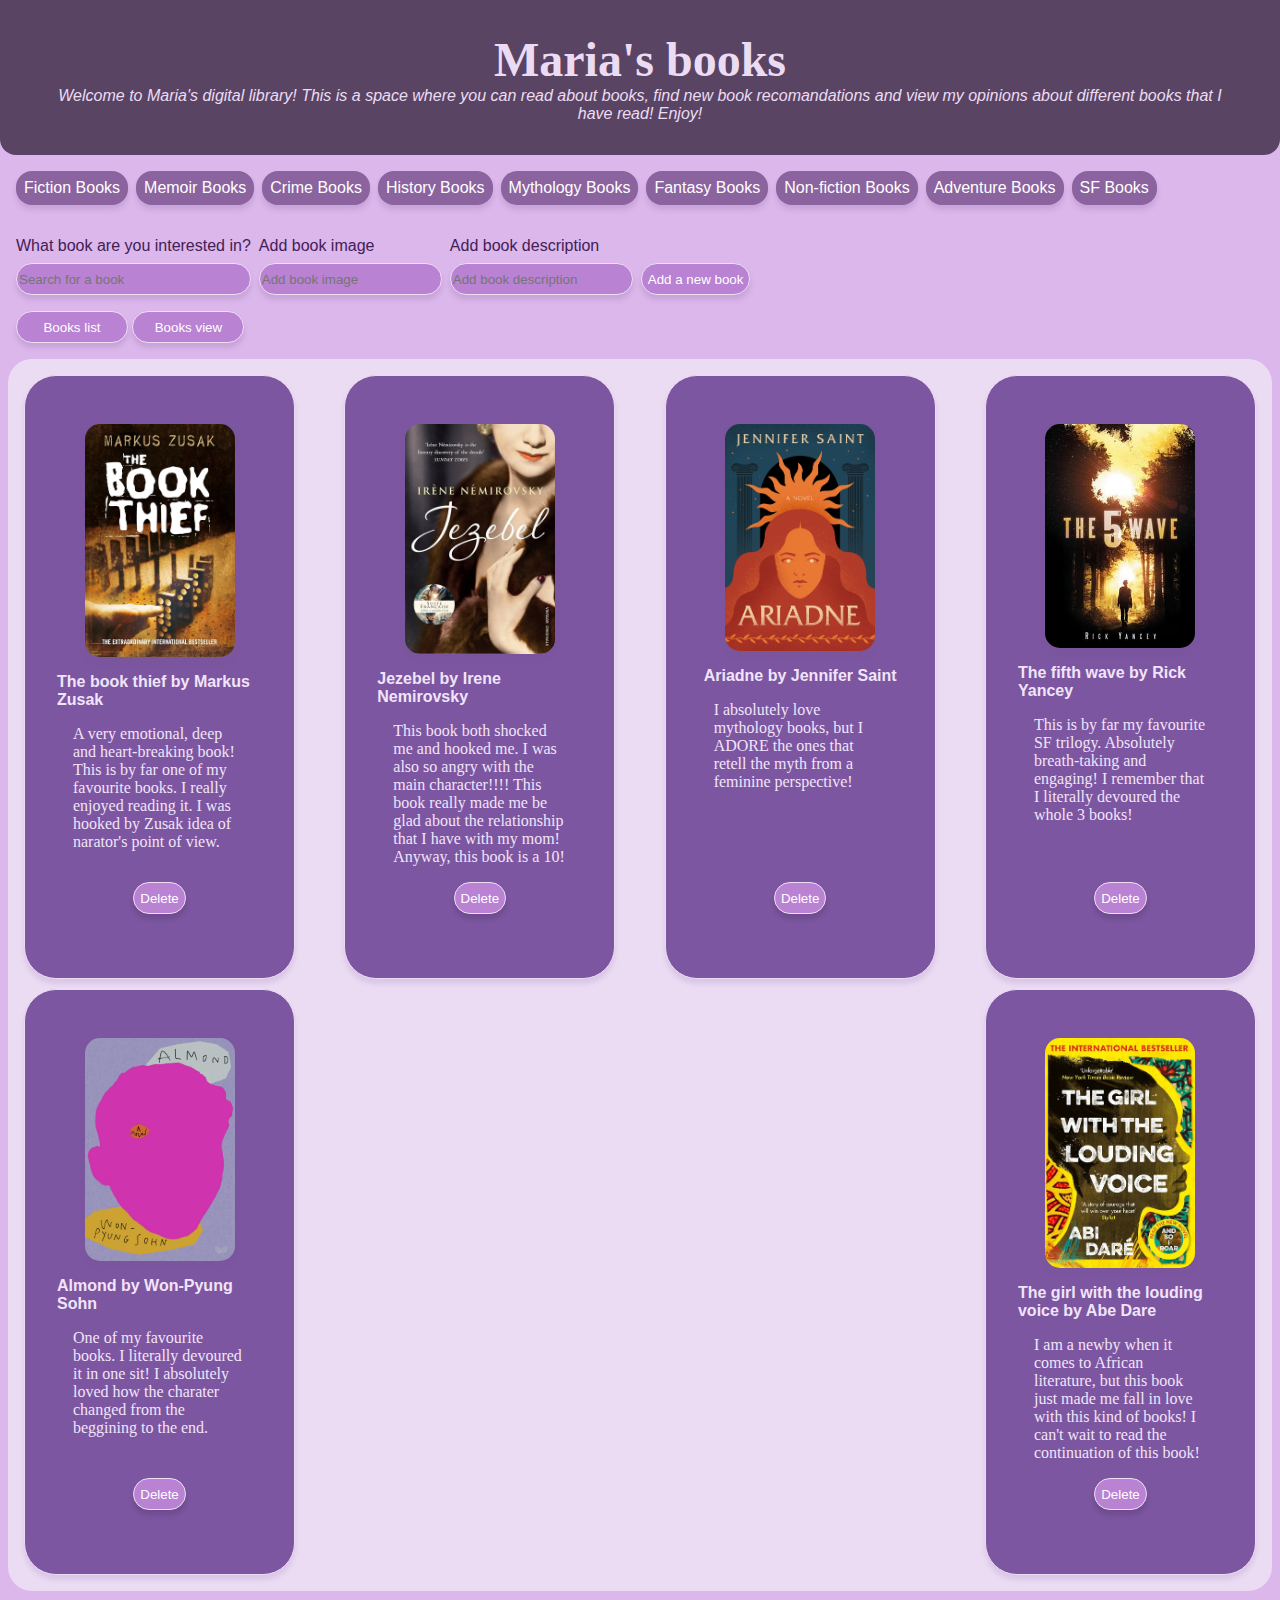
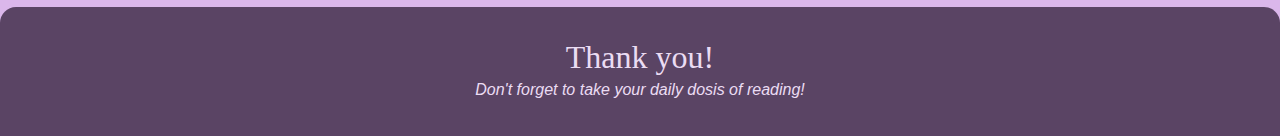
<file: Assignements/Assignment-01/index.html>
<!DOCTYPE html>
<html lang="en">
<head>
    <meta charset="UTF-8">
    <meta name="viewport" content="width=device-width, initial-scale=1.0">
    <title>Maria's digital library</title>
    <link rel="stylesheet" href="assets/style.css">
    <script src="assets/script.js" defer></script>
</head>
<body>
    <!-- page top presentation -->
     <div id="page-top">
        <h1>Maria's books</h1>
        <h2>Welcome to Maria's digital library! This is a space where you can read about books, find new book recomandations and view my opinions about different books that I have read! Enjoy! </h2>
    </div>


     <!-- navigation panel -->

    <header>
         <nav id="book-types">
            <a>Fiction Books</a>
            <a>Memoir Books</a>
            <a>Crime Books</a>
            <a>History Books</a>
            <a>Mythology Books</a>
            <a>Fantasy Books</a>
            <a>Non-fiction Books</a>
            <a>Adventure Books</a>
            <a>SF Books</a>
        </nav>

    
    <!-- input fields -->
        <!-- first input field -->
        <form id="input-form">
            <div class="input-section">
                <label for="text-input">What book are you interested in?</label>
                <input type="text" id="text-input" placeholder="Search for a book">
            </div>

            <!-- second input field -->
            <div class="input-section">
                <label for="img-input" id="label-2">Add book image</label>
                <input type="text" id="img-link" placeholder="Add book image">
            </div>

            <div class="input-section">
                <label for="description-input" id="label-3">Add book description</label>
                <input type="text" id="book-description" placeholder="Add book description">
            </div>

                <button type="button" id="button-add">Add a new book</button>
        </form>

        <!-- select-view buttons -->
        <nav>
            <button id="button-list" class="select-view">Books list</button>
            <button id="button-card" class="select-view">Books view</button>
        </nav>
    </header>

    <!-- book presentations  -->
    <main>
        <ul class="card" id="books-container">
            <li class="book">
                <img src="images/the book thief.jpg" class="img">
                <p class="title">The book thief by Markus Zusak</p>
                <p class="description">A very emotional, deep and heart-breaking book! This is by far one of my favourite books. I really enjoyed reading it. I was hooked by Zusak idea of narator's point of view.</p>
                <button class="button-delete">Delete</button>
            </li>
            <li class="book">
                <img src="images/jezebel.jpg" class="img">
                <p class="title">Jezebel by Irene Nemirovsky</p>
                <p class="description">This book both shocked me and hooked me. I was also so angry with the main character!!!! This book really made me be glad about the relationship that I have with my mom! Anyway, this book is a 10!</p>
                <button class="button-delete">Delete</button>
            </li>
            <li class="book">
                <img src="images/ariadne.jpg" class="img">
                <p class="title">Ariadne by Jennifer Saint</p>
                <p class="description">I absolutely love mythology books, but I ADORE the ones that retell the myth from a feminine perspective!</p>
                <button class="button-delete">Delete</button>
            </li>
            <li class="book">
                <img src="images/5th_Wave_.jpg" class="img">
                <p class="title">The fifth wave by Rick Yancey</p>
                <p class="description">This is by far my favourite SF trilogy. Absolutely breath-taking and engaging! I remember that I literally devoured the whole 3 books!</p>
                <button class="button-delete">Delete</button>
            </li>
            <li class="book">
                <img src="images/almond.jpg" class="img">
                <p class="title">Almond by Won-Pyung Sohn</p>
                <p class="description">One of my favourite books. I literally devoured it in one sit! I absolutely loved how the charater changed from the beggining to the end.</p>
                <button class="button-delete">Delete</button>
            </li>
            <li class="book">
                <img src="images/the girl with the louding voice.jpg" class="img">
                <p class="title">The girl with the louding voice by Abe Dare</p>
                <p class="description">I am a newby when it comes to African literature, but this book just made me fall in love with this kind of books! I can't wait to read the continuation of this book!</p>
                <button class="button-delete">Delete</button>
            </li>
        </ul>
    </main>
    <footer>
        <div id="page-bottom">
            <h3>Thank you!</h3>
        <p>Don't forget to take your daily dosis of reading!</p>
        </div>
    </footer>
</body>
</html>
</file>
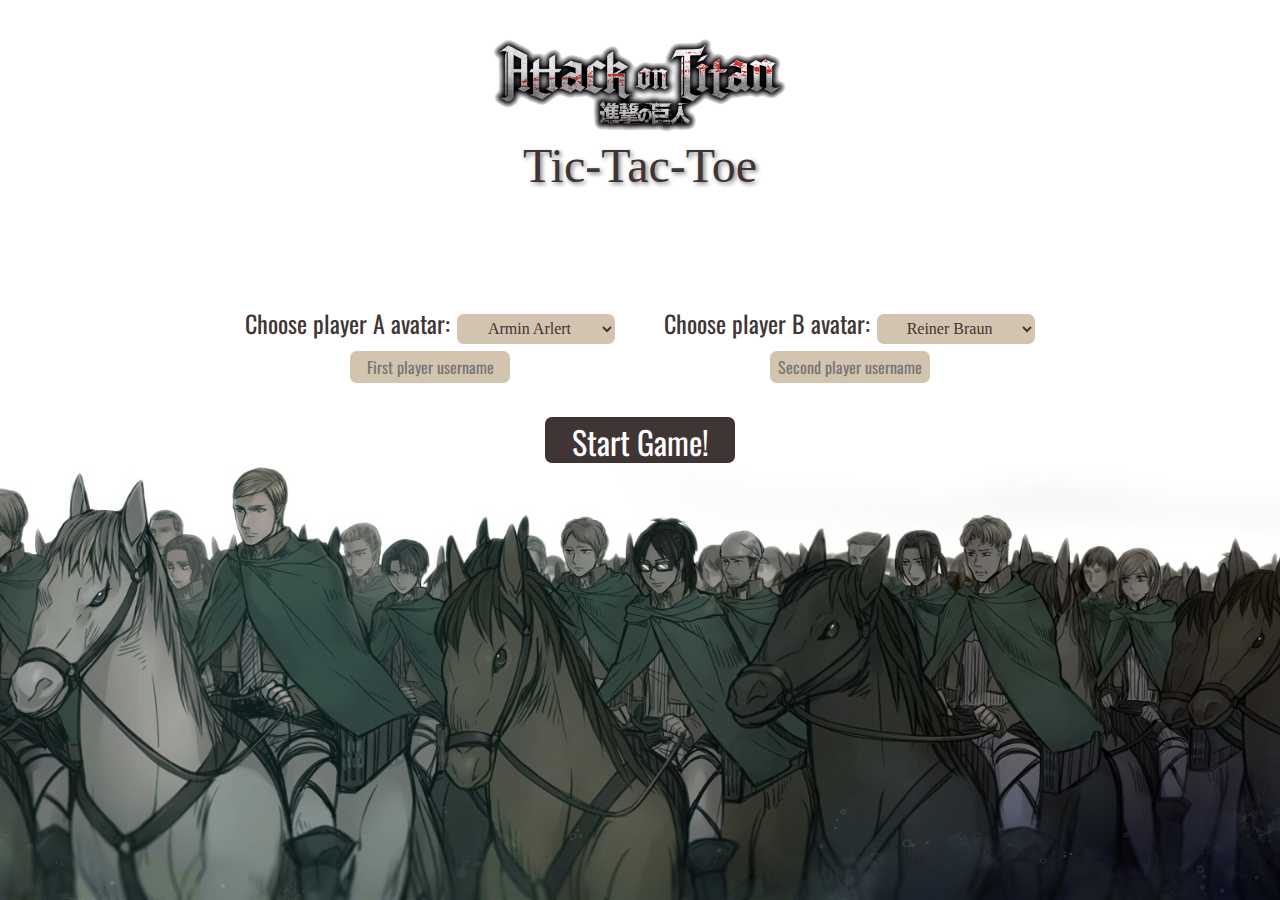
<file: Assignements/Assignment-03/index.html>
<!DOCTYPE html>
<html lang="en">

<head>
    <meta charset="UTF-8">
    <meta name="viewport" content="width=device-width, initial-scale=1.0">
    <script src="assets/script.js" defer></script>
    <link rel="stylesheet" href="assets/style.css">
    <link
        href="https://fonts.googleapis.com/css2?family=Merriweather:ital,opsz,wdth,wght@0,18..144,87..112,300..900;1,18..144,87..112,300..900&family=Oswald:wght@200..700&display=swap"
        rel="stylesheet">
    <title>Maria's TicTacToe</title>
</head>

<body>
    <!-- first step: username and avatar choose page-->
    <section id="first-step">
        <div class="logo-container">
            <img src="assets/images/AoT_Logo.png" class="logo">
            <h1>Tic-Tac-Toe</h1>
        </div>
        <img src="assets/images/04.png" class="background">
        <div class="players">

            <!-- first player setup-->
            <div class="first-player">
                <div class="avatar-selector">
                    <label for="avatar">Choose player A avatar:</label>
                    <select name="avatar" id="avatar-left">
                        <option value="1">Armin Arlert</option>
                        <option value="2">Mikasa Ackermann</option>
                        <option value="188">Eren Yeager</option>
                        <option value="5">Levi Ackermann</option>
                        <option value="10">Sasha Braun</option>
                        <option value="101">Historia Reiss</option>
                    </select>
                </div>
                <div class="username-input-wraper">
                    <input id="first-username-input" placeholder="First player username">
                </div>
            </div>

            <!-- second player setup-->
            <div class="second-player">
                <div class="avatar-selector">
                    <label for="avatar">Choose player B avatar:</label>
                    <select name="avatar" id="avatar-right">
                        <option value="86">Reiner Braun</option>
                        <option value="87">Annie Lionhardt</option>
                        <option value="88">Pieck Finger</option>
                        <option value="91">Porco Galliard</option>
                        <option value="95">Betholdt Hoover</option>
                        <option value="184">Zeke Yeager</option>
                    </select>
                </div>
                <div class="username-input-wraper">
                    <input id="second-username-input" placeholder="Second player username">
                </div>
            </div>
        </div>
        <div>
            <button id="start-game-btn" onclick="startGame()">Start Game!</button>
        </div>
    </section>

    <!-- second step: tictactoe game page-->
    <section id="game-step" class="hidden">
        <div class="logo-container-left">
            <img src="assets/images/AoT_Logo.png" class="logo">
            <h1>Tic-Tac-Toe</h1>
        </div>
        <img src="assets/images/02.jpg" class="background">
        <div id="score">
            <div class="player">
                <img class="avatar" id="first-player-avatar">
                <span class="username" id="first-player-username"></span>
                <span class="symbol" id="first-player-symbol"></span>
                <span class="points" id="first-player-points"></span>
                <span class="alias" id="first-player-alias"></span>
            </div>
            <span>:</span>
            <div class="player">
                <span class="points" id="second-player-points"></span>
                <span class="symbol" id="second-player-symbol"></span>
                <span class="username" id="second-player-username"></span>
                <img class="avatar" id="second-player-avatar">
                <span class="alias" id="second-player-alias"></span>
            </div>
        </div>
        <div id="player-move"></div>

        <!-- tictactoe table -->
        <div id="tictactoe-table">
            <div class="row">
                <div class="cell" id="cell-1" onclick="move(0,0)"></div>
                <div class="cell" id="cell-2" onclick="move(0,1)"></div>
                <div class="cell" id="cell-3" onclick="move(0,2)"></div>
            </div>
            <div class="row">
                <div class="cell" id="cell-4" onclick="move(1,0)"></div>
                <div class="cell" id="cell-5" onclick="move(1,1)"></div>
                <div class="cell" id="cell-6" onclick="move(1,2)"></div>
            </div>
            <div class="row">
                <div class="cell" id="cell-7" onclick="move(2,0)"></div>
                <div class="cell" id="cell-8" onclick="move(2,1)"></div>
                <div class="cell" id="cell-9" onclick="move(2,2)"></div>
            </div>
        </div>
        <div class="actions">
            <button id="restart-game" onclick="resetGame()">Restart Game!</button>
            <button id="restart-score" onclick="resetScore()">Restart Score!</button>
        </div>
        <div id="overlay" class="hidden">

            <!-- dialog textbox-->
            <div class="dialog">
                <p id="dialog-content"></p>
                <button id="continue-btn" onclick="continueGame()">Continue</button>
            </div>
        </div>
    </section>
</body>

</html>
</file>
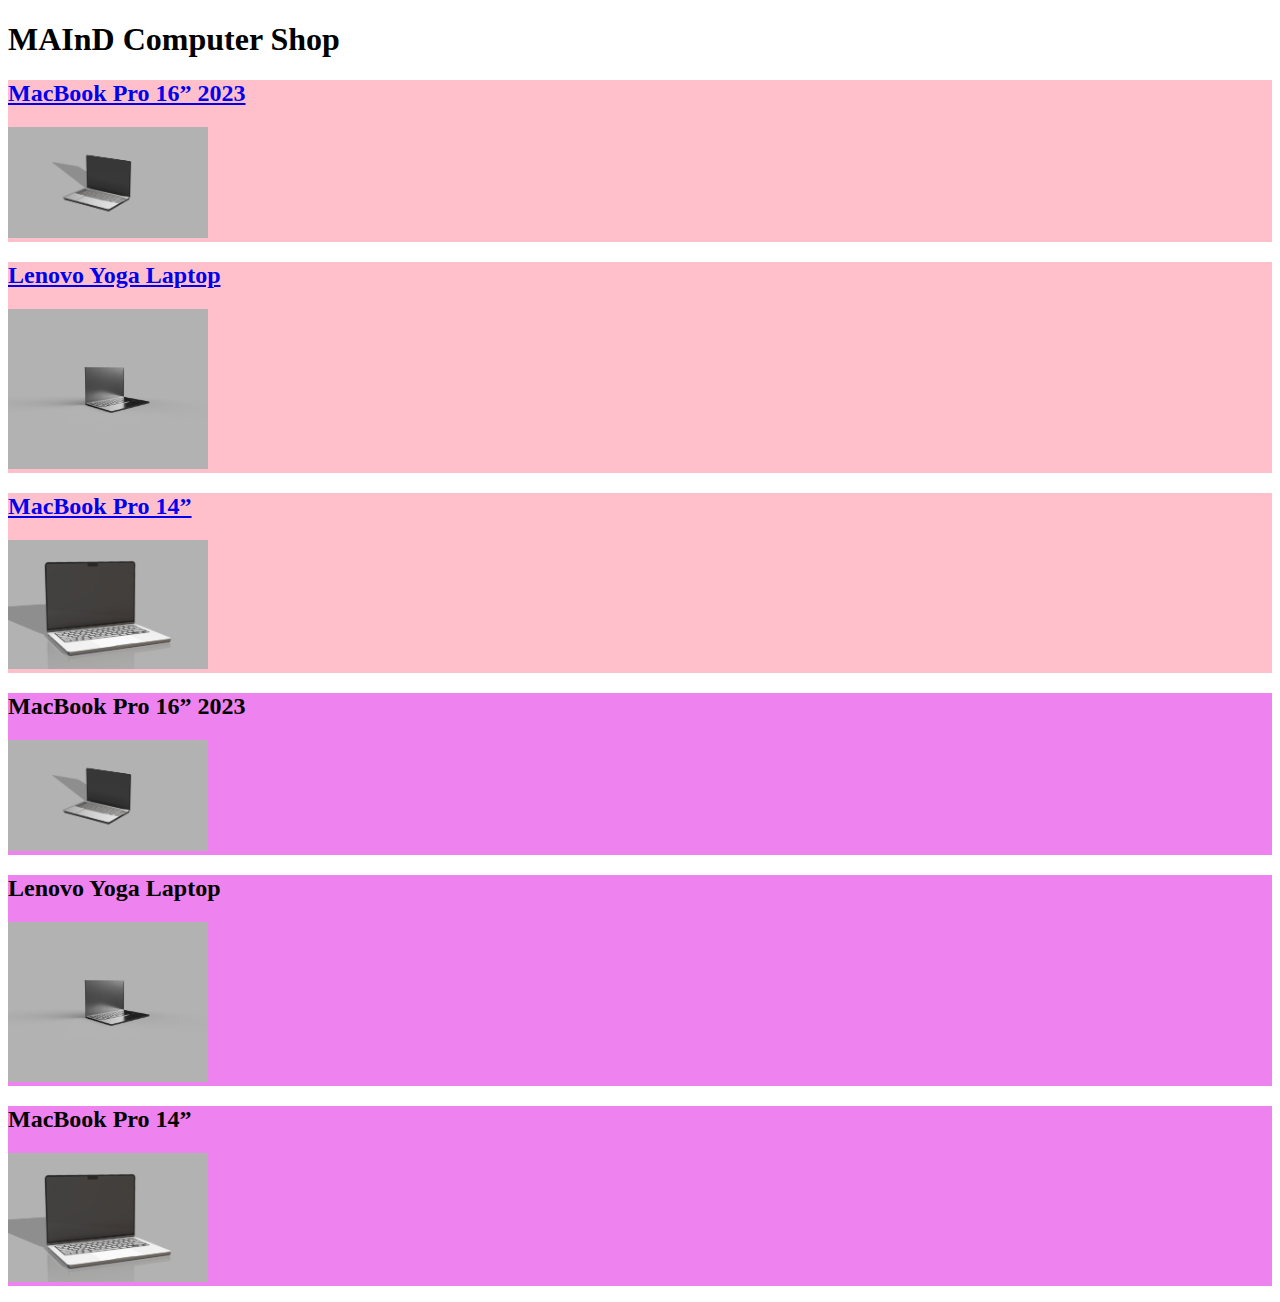
<file: Lessons/Lesson-01/index.html>
<!DOCTYPE html>
<html lang="en">
<head>
    <meta charset="UTF-8">
    <meta name="viewport" content="width=device-width, initial-scale=1.0">
    <link rel="stylesheet" href="style.css">
    <title>MAInD Computer Shop</title>

</head>
<body>
    <!-- This is the title of the page -->
    <h1>MAInD Computer Shop</h1>


    <ul id="first-list">

        <a href="https://maind.supsi.ch" target="_blank">
            <li> 
                <h2>MacBook Pro 16” 2023</h2>
                <img src="assets/img/computer 01.png">
            </li>
         </a>
        <a href="https://google.com" target="_blank">
            <li class="on-sale" id="best-one">
                <h2>Lenovo Yoga Laptop</h2>
                <img src="assets/img/computer 02.png">
            </li>
         </a>
        <a href="https://dpreview.com" target="_blank">
            <li>
                <h2>MacBook Pro 14”</h2>
                <img src="assets/img/computer 03.png">
            </li>
        </a>
    </ul>

    <ul id="second-list">
        <li> 
            <h2>MacBook Pro 16” 2023</h2>
            <img src="assets/img/computer 01.png">
        </li>
        <li>
            <h2>Lenovo Yoga Laptop</h2>
            <img src="assets/img/computer 02.png">
        </li>
        <li>
            <h2>MacBook Pro 14”</h2>
            <img src="assets/img/computer 03.png">
        </li>
    </ul>
</body>
</html>
</file>
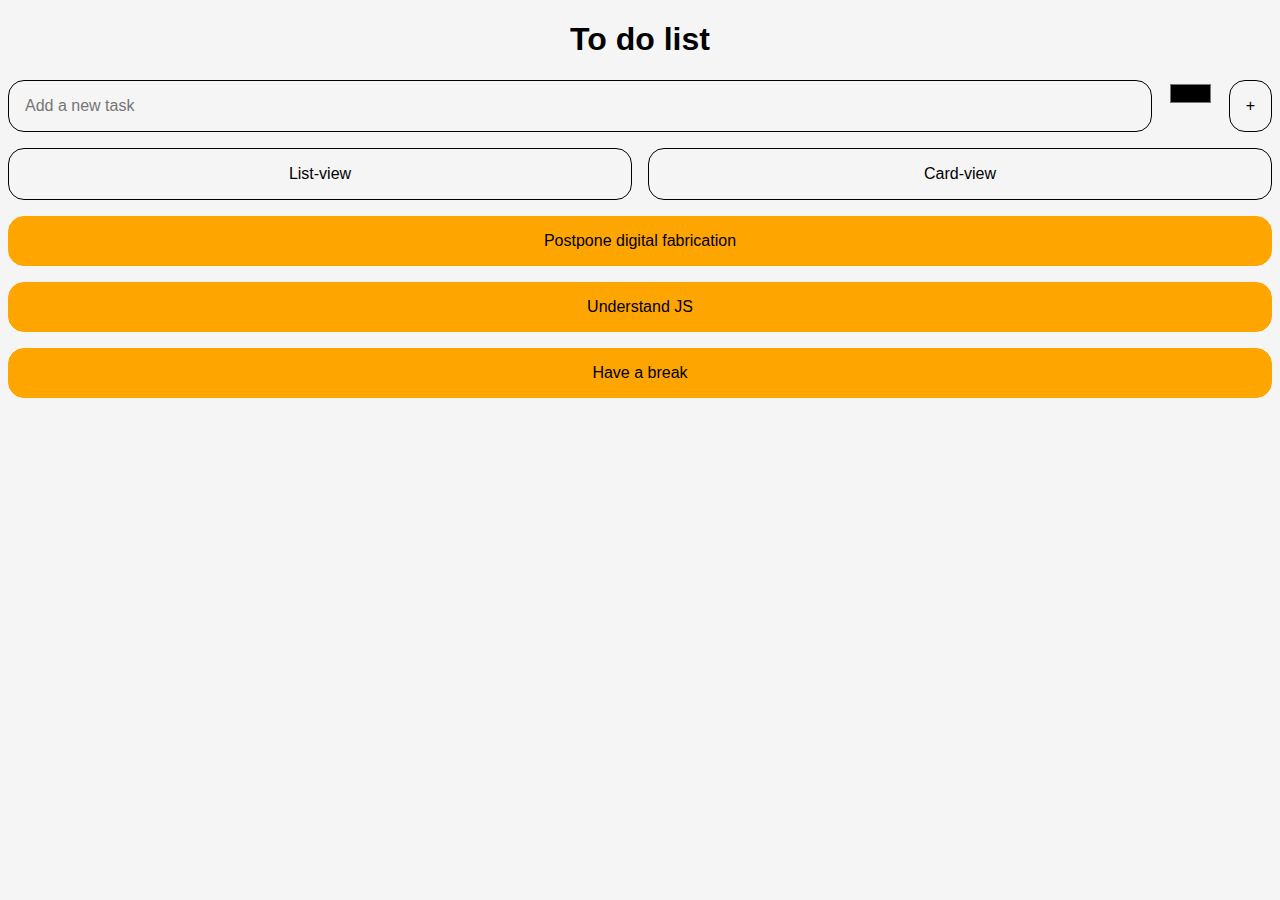
<file: Lessons/Lesson-03/index.html>
<!DOCTYPE html>
<html lang="en">
<head>
    <meta charset="UTF-8">
    <meta name="viewport" content="width=device-width, initial-scale=1.0">
    <link rel="stylesheet" href="assets/style.css">
    <script src="assets/script.js" defer></script>
    <title>To-do list</title>
</head>
<body>

    <header>
        <!-- <h1>To-do list</h1> -->
        <h1>To do list</h1>
        <!-- input and add button -->
        <div id="add-container">
            <input type="text" id="task-input" placeholder="Add a new task">
            <input type="color" id="color-picker" style>
            <button id="add-btn">+</button>
        </div>

        <!-- view list-mode toggle -->
        <div id="view-toggle-container">
            <button id="list-view-btn" class ="toggle-btn">List-view</button>
            <button id="card-view-btn" class ="toggle-btn">Card-view</button>
        </div>

    </header>
    
    <main>

        <!-- to-do list -->
         <!--toggle between "card-view" and "list-view" class-->
        <ul id="task-list-container" class="card-view">
            <li>Postpone digital fabrication</li>
            <li>Understand JS</li>
            <li>Have a break</li>
        </ul>


    </main>
</body>
</html>
</file>
<file: Assignements/Assignment-01/assets/style.css>
html, body, div, span, applet, object, iframe,
h1, h2, h3, h4, h5, h6, p, blockquote, pre,
a, abbr, acronym, address, big, cite, code,
del, dfn, em, img, ins, kbd, q, s, samp,
small, strike, strong, sub, sup, tt, var,
b, u, i, center,
dl, dt, dd, ol, ul, li,
fieldset, form, label, legend,
table, caption, tbody, tfoot, thead, tr, th, td,
article, aside, canvas, details, embed, 
figure, figcaption, footer, header, hgroup, 
menu, nav, output, ruby, section, summary,
time, mark, audio, video {
  margin: 0;
  padding: 0;
  border: 0;
  font-size: 100%;
  font: inherit;
  vertical-align: baseline;
}

/*structure*/

*{
    box-sizing: border-box;
}

html {
    font-family: Helvetica, sans-serif;
}

#page-top {
    background-color:#5a4464;
    color:#ebdcf3;
    padding: 2rem;
    border-radius: 0 0 1rem 1rem;
    align-content: center;
}

body {
    background-color:#DBB7EB;
    display: flex;
    flex-direction: column;
    height: 100vh;
}

header {
    padding: 1rem;
}

footer {
    background-color:#5a4464;
    color:#ebdcf3;
    padding: 2rem;
    margin: 1rem 0;
    border-radius: 1rem 1rem 0 0;
}


/* buttons and inputs*/


input, button {
    border-radius: 1rem;
    border: 1.5px solid #eddff3;
    padding: auto 0.5rem;
    height: 2rem;
    background-color: #b982d3;
    color: white;
    flex-shrink: 0;
    box-shadow: 0 0.3rem 0.3rem #7a539033;
}

#book-types {
    display: flex;
    flex-wrap: wrap;
    width: 100%;
    gap: 0.5rem;
    font-family: Arial, Helvetica, sans-serif;
    margin-bottom: 2rem;
}

#book-types a {
    background-color:#8a639f;
    border-radius: 1rem;
    color: white;
    padding: 0.5rem;
    box-shadow: 0 0.3rem 0.3rem #7a539033;
}

#book-types a:hover {
    background-color: #62337b;
    cursor: pointer;
}

#input-form {
    width: 100%;
    display: flex;
    flex-wrap: wrap;
    align-items: flex-end;
    gap: 0.5rem;
    margin-bottom: 1rem;
}

.input-section {
    display: flex;
    flex-direction: column;
    gap: 0.5rem;
}

.input-section label {
    font-size: 1rem;
    font-style: bold;
    color: #432056;
    font-family: Arial, Helvetica, sans-serif;
}

#text-input {
    flex-grow: 1;
}

h1 {
    font-size: 3rem;
    font-weight: 550;
    color: #ebdcf3;
    padding: 0 1rem;
    margin: 0 1rem;
    text-align: center;
    font-family: 'Times New Roman', Times, serif;
}

h2 {
    font-size: 1rem;
    font-weight: 300;
    color: #ebdcf3;
    padding: 0 1rem;
    text-align: center;
    font-family: Arial, Helvetica, sans-serif;
    font-style: italic;
}

main {
    padding: 1rem;
    background-color:#ebdcf3;
    flex-grow: 1;
    margin: 0 0.5rem;
    border-radius: 1.5rem;
}

/* select-view buttons */

.select-view {
    width: 7rem;
    box-shadow: 0 0.3rem 0.3rem #7a539033;
}

#button-list:hover {
     background-color: #62337b;
    cursor: pointer;
}

#button-list:active {
     background-color: #d2bdde;
     color: #3f1a53;
    cursor: pointer;
}

#button-card:hover {
     background-color: #62337b;
    cursor: pointer;
}

#button-card:active {
     background-color: #d2bdde;
     color: #3f1a53;
    cursor: pointer;
}


/* add-button styling */

#button-add:hover {
    background-color: #62337b;
    cursor: pointer;
}

#button-add:active {
     background-color: #d2bdde;
     color: #3f1a53;
     cursor: pointer;
}


/* list item style and book section */

li {
    list-style-type: none;
    background-color: #8a639f;
    border: 1px solid #ebdcf3;
    border-radius: 2rem;
    font-family:'Times New Roman', Times, serif;
    color: rgb(241, 228, 250);
}

.img {
    width: 150px;
    height: auto;
    border: 1rem;
    margin: 1rem;
    border-radius: 15px;
    box-shadow: 0 0.3rem 0.3rem #7a539033;
}

.title {
    font-family: Arial, Helvetica, sans-serif;
    font-weight: 700;
}

.description {
    margin: 1rem;
}

.button-delete {
    margin: 2rem;
    box-shadow: 0 0.3rem 0.3rem #37204433;
}

.button-delete:hover {
     background-color: #62337b;
    cursor: pointer;
}

.button-delete:active {
     background-color: #d2bdde;
     color: #3f1a53;
    cursor: pointer;
}

/* element-style for list style */

ul.list li {
    border-bottom: 1px solid #ebdcf3;
    display: flex;
    gap: 1rem;
    align-items: center;
    box-shadow: 0 0.3rem 0.3rem #7a539033;
}

ul.list li:first-child {
    padding-top: 0;
}

ul.list li:last-child {
    border-bottom: none;
    padding-bottom: 0;
}

ul.list li p {
   flex-grow: 1;
}


/* element-style for card style */

ul.card {
    display: flex;
    flex-wrap: wrap;
    justify-content: space-between;
    gap: 0.6rem;
}

ul.card li {
    display: flex;
    flex-direction: column;
    align-items: center;
    padding: 2rem;
    background-color: #7c56a0;
    width: 100%;
    box-shadow: 0 0.3rem 0.3rem #9a70b233;
    box-sizing: border-box;
}

ul.card li .button-delete {
    margin-top: auto;
}

/* footer */

#page-bottom h3 {
    font-family:'Times New Roman', Times, serif;
    font-size: 2rem;
    text-align: center;
}

#page-bottom p {
    font-family: Arial, Helvetica, sans-serif;
    font-size: 1rem;
    margin: 0.3rem;
    font-style: italic;
    text-align: center;
}


/* media queries*/

@media (min-width: 600px) {
    ul.card li {
        width: 45%;
        /* gap: 1rem; */
    }
}


@media (min-width: 780px) {
    ul.card li {
        width: 30%;
        /* gap: 1rem; */
    }
}


@media (min-width: 1200px) {
    ul.card li {
        width: 22%;
         /* gap: 1rem; */
    }
}
</file>
<file: Assignements/Assignment-03/assets/style.css>
html,
body,
div,
span,
applet,
object,
iframe,
h1,
h2,
h3,
h4,
h5,
h6,
p,
blockquote,
pre,
a,
abbr,
acronym,
address,
big,
cite,
code,
del,
dfn,
em,
img,
ins,
kbd,
q,
s,
samp,
small,
strike,
strong,
sub,
sup,
tt,
var,
b,
u,
i,
center,
dl,
dt,
dd,
ol,
ul,
li,
fieldset,
form,
label,
legend,
table,
caption,
tbody,
tfoot,
thead,
tr,
th,
td,
article,
aside,
canvas,
details,
embed,
figure,
figcaption,
footer,
header,
hgroup,
menu,
nav,
output,
ruby,
section,
summary,
time,
mark,
audio,
video,
input {
    margin: 0;
    padding: 0;
    border: 0;
    font-size: 100%;
    font: inherit;
    vertical-align: baseline;
    font-family: 'Oswald';
}

@font-face {
    font-family: 'Ditty';
    src: url('./fonts/Ditty.ttf') format('ttf');
    font-weight: bold;
    font-style: normal;
}


body {
    background: #EEAECA;
    background: radial-gradient(circle, rgba(238, 174, 202, 1) 0%, rgba(148, 187, 233, 1) 100%);
    font-family: 'Oswald';
    font-size: 1.5rem;
    color: white;
}

h1 {
    text-align: center;
    font-size: 3rem;
    font-family: 'Ditty';
    margin-top: -2rem;
    text-shadow: 2px 2px 4px #848282;
}

/* first-step of the game - choosing the avatar */
select {
    background-color: #d2c4ae;
    border-radius: 0.5rem;
    border: 1px solid white;
    height: 2rem;
    width: 10rem;
    text-align: center;
    font-weight: 400;
    font-size: 1rem;
    color: #403535;
    font-family: Ditty
}

.logo-container {
    display: flex;
    flex-direction: column;
    align-items: center;
    width: 100%;
}

.logo {
    width: fit-content;
    height: 170px;
}

.background {
    width: 100%;
    height: 100%;
    position: absolute;
    top: 0;
    left: 0;
    z-index: -1;
    object-fit: cover;
}

#first-step {
    display: flex;
    flex-direction: column;
    align-items: center;
    justify-content: center;
    gap: 2rem;
    color: #403535;
}

.players {
    display: flex;
    flex-direction: column;
    margin-top: 5rem;
    gap: 3rem;
}

.hidden {
    display: none !important;
}


/* second-step of the game - playing thr game */

#game-step .background {
    opacity: 80%;
    filter: blur(1px);
}

#game-step {
    display: flex;
    flex-direction: column;
    align-items: center;
    justify-content: center;
    gap: 2rem;
    height: 100%;
}

.logo-container-left img {
    height: 100px;
}

.logo-container-left h1 {
    font-size: 1.4rem;
    margin-top: -1rem;
}


#score {
    display: flex;
    align-items: center;
    margin-top: 3rem;
    gap: 1rem;
}

.avatar {
    height: 2.5rem;
    width: 2.5rem;
    border-radius: 50%;
}

.player {
    position: relative;
    display: flex;
    align-items: center;
    gap: 1rem;
}

.alias {
    position: absolute;
    bottom: -30px;
    font-size: 0.9rem;
}

#second-player-alias {
    right: 0px;
}

#tictactoe-table {
    display: flex;
    flex-direction: column;
    border: 1px solid white;
    border-radius: 1.5rem;
}

.row {
    display: flex;
}

.cell {
    height: 100px;
    width: 100px;
    border: 1px solid white;
    display: flex;
    align-items: center;
    text-align: center;
    justify-content: center;
    font-size: 80px;
}

.actions {
    display: flex;
    flex-direction: column;
    gap: 2rem;
}

#overlay {
    position: absolute;
    inset: 0;
    background-color: rgba(0, 0, 0, 0.2);
    display: flex;
    align-items: center;
    justify-content: center;
}

.dialog {
    display: flex;
    flex-direction: column;
    justify-content: center;
    gap: 1rem;
    background-color: #294023;
    padding: 2rem;
    width: 10rem;
    height: 7rem;
    border-radius: 1.5rem;
    box-shadow: 0 6px 15px rgba(122, 128, 197, 0.35);
}

#continue-btn {
    background: #403535;
    border-radius: 0.5rem;
    border: 1px solid white;
    height: 3rem;
    width: 10rem;
    text-align: center;
    color: white;
    font-family: Oswald;
    font-size: 1.7rem;
}

#continue-btn:hover {
    box-shadow: 0 6px 15px rgba(255, 255, 255, 0.35);
    transition: box-shadow 0.2s ease-in-out;
}

#first-username-input {
    background-color: #d2c4ae;
    border-radius: 0.5rem;
    border: 1px solid white;
    height: 2rem;
    width: 10rem;
    text-align: center;
    font-weight: 400;
    font-size: 1rem;
    color: #403535;
}

#second-username-input {
    background-color: #d2c4ae;
    border-radius: 0.5rem;
    border: 1px solid white;
    height: 2rem;
    width: 10rem;
    text-align: center;
    font-weight: 400;
    font-size: 1rem;
    color: #403535;
}

#player-move {
    color: white;
}

/* buttons */

#start-game-btn {
    background: #403535;
    border-radius: 0.5rem;
    border: 1px solid white;
    height: 3rem;
    width: 12rem;
    text-align: center;
    color: white;
    font-family: Oswald;
    font-size: 2rem;
}


#restart-game {
    background: #294023;
    border-radius: 0.5rem;
    border: 1px solid white;
    height: 3rem;
    width: 10rem;
    text-align: center;
    color: white;
    font-family: Oswald;
    font-size: 1.7rem;
}


#restart-score {
    background: #294023;
    border-radius: 0.5rem;
    border: 1px solid white;
    height: 3rem;
    width: 10rem;
    text-align: center;
    color: white;
    font-family: Oswald;
    font-size: 1.7rem;
}

#start-game-btn:hover,
#restart-game:hover,
#restart-score:hover {
    box-shadow: 0 6px 8px rgba(73, 55, 55, 0.558);
    transition: box-shadow 0.2s ease-in-out;
}

.second-player,
.first-player {
    display: flex;
    flex-direction: column;
    align-items: center;
}

#cell-1 {
    border-top-left-radius: 1.5rem;
}

#cell-3 {
    border-top-right-radius: 1.5rem;
}

#cell-7 {
    border-bottom-left-radius: 1.5rem;
}

#cell-9 {
    border-bottom-right-radius: 1.5rem;
}


/* media queries*/

@media (min-width: 700px) {
    .actions {
        flex-direction: row;
    }

    .players {
        flex-direction: row;
    }

    .cell {
        width: 150px;
        height: 150px;
    }
}


@media (min-width: 900px) {
    .logo-container-left {
        position: absolute;
        z-index: 2;
        top: 2rem;
        left: 2rem;
    }
}
</file>
<file: Lessons/Lesson-01/style.css>
img {
    width: 200px;
}

ul {
    list-style: none;
    padding-left: 0;
   
}

#first-list li {
    background-color: pink;
}

#second-list li {
    background-color: violet;
}

.on-sale {
    background-color: yellow;
}

#best-one {
    background-color: red;
}

a:hover li {
    border: 1px solid black;
}
</file>
<file: Lessons/Lesson-03/assets/style.css>
/* general rules */

html {
    font-size: 16px;
    font-family: sans-serif;
    background-color:whitesmoke;
}

h1 {
    text-align: center;
}

input, button {
    margin: 0;
    padding: 0;
    border: none;
    background: none;
    font: inherit;
    color: inherit;
    outline: none;
    box-sizing: border-box;
}

button {
    border: 1px solid black;
    border-radius: 1rem;
    padding: 1rem;
}

/*input and add button*/

#add-container {
    display: flex;
    gap: 1rem;
    margin-bottom: 1rem;
}

#task-input {
    width: 100%;
    border: 1px solid black;
    border-radius: 1rem;
    padding: 1rem;
}

/* view list mode toggle container */

#view-toggle-container {
    display: flex;
    gap: 1rem;
    margin-bottom: 1rem;
}

.toggle-btn {
    background-color: whitesmoke;
    width: 50%;
}


/* to-do list*/


/* card-view */

.card-view {
    display: flex;
    flex-wrap: wrap;
    padding-left: 0;
}

li {
    display: block;
    width: 100%;
}

.card-view li {
    background-color: orange;
    height: 3rem;
    border: 1px solid orange;
    border-radius: 1rem;
    display: flex;
    justify-content: center;
    align-items: center;
    margin-bottom: 1rem;
}

/*list-view*/


.list-view {
    border: 1px solid orange;
    border-radius: 1rem;
    padding: 1rem 1rem 1rem 2rem;
    background-color: orange;
}


.list-view li {
    height: 2rem;
    display: list-item;
}

/* buttons */


/* general button rules*/

button:hover {
    cursor: pointer;
}

.toggle-btn:hover {
    background-color: royalblue;
}

.toggle-btn:active {
    background-color: mediumblue;
    color: white;
}

#add-btn:hover {
    background-color: darkorange;
}

#add-btn:active{
    background-color: orangered;
    color: white;
}
</file>
